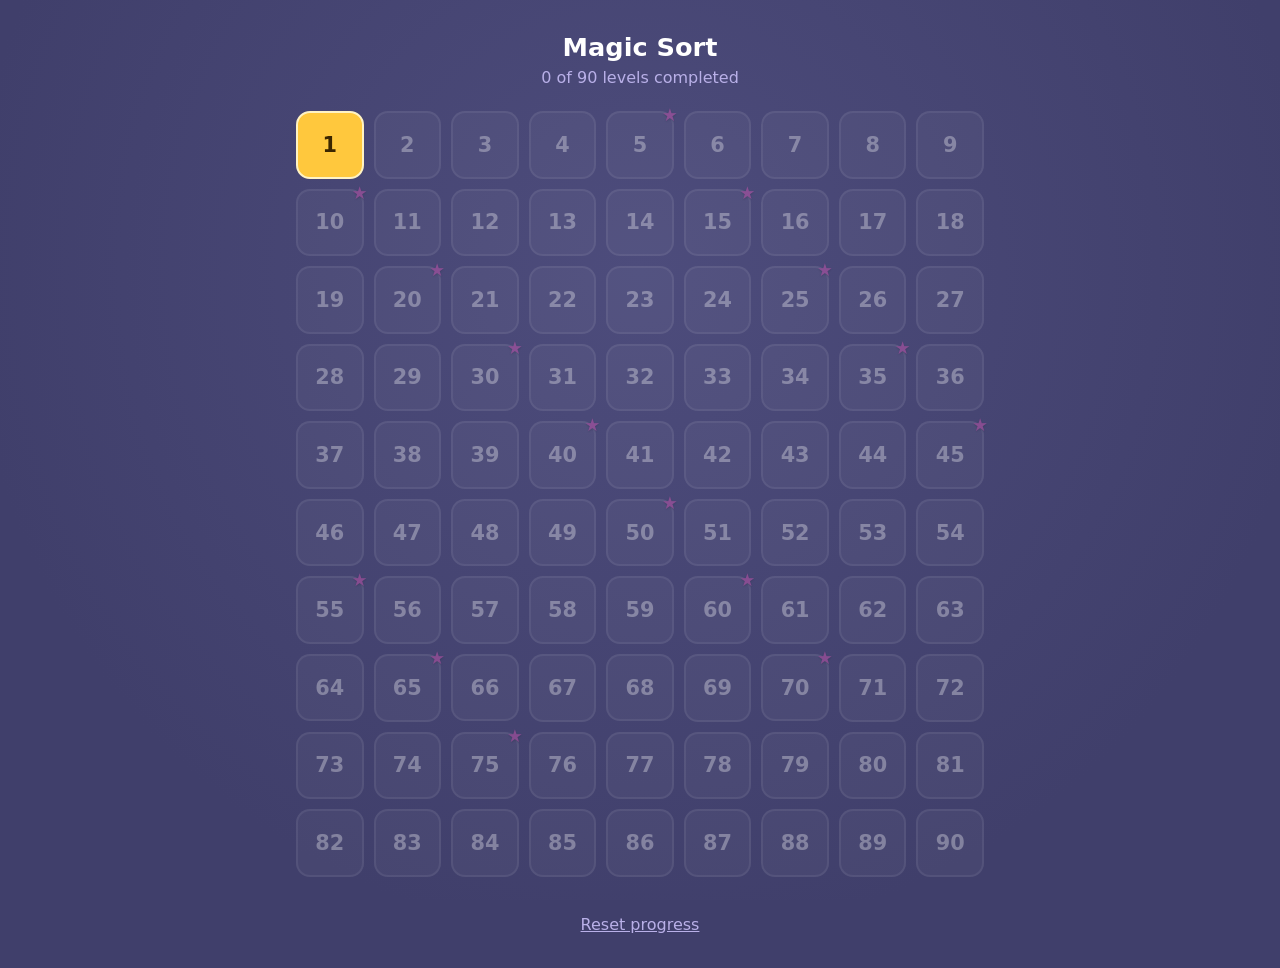
<file: index.html>
<!doctype html>
<html lang="en">
<head>
  <meta charset="utf-8">
  <meta name="viewport" content="width=device-width, initial-scale=1">
  <title>Magic Sort</title>
  <link rel="stylesheet" href="css/style.css">
</head>
<body>
  <main class="page">
    <header class="menu-header">
      <h1>Magic Sort</h1>
      <p id="summary"></p>
    </header>
    <nav class="level-grid" id="levels"></nav>
    <footer class="menu-footer">
      <button class="link-button" id="reset">Reset progress</button>
    </footer>
  </main>

  <script src="js/levels.js"></script>
  <script src="js/progress.js"></script>
  <script>
    (function () {
      'use strict';
      var grid = document.getElementById('levels');

      function render() {
        grid.innerHTML = '';
        var done = 0;
        var currentMarked = false;
        for (var n = 1; n <= LEVELS.length; n++) {
          var tile = document.createElement('a');
          tile.className = 'level-tile';
          tile.textContent = n;
          if (LEVELS[n - 1].collectors) {
            tile.classList.add('big');
            tile.title = 'Big level';
          }
          if (Progress.isCompleted(n)) {
            done++;
            tile.classList.add('done');
            var best = document.createElement('small');
            best.textContent = Progress.bestMoves(n) + ' moves';
            tile.appendChild(best);
          } else if (Progress.isUnlocked(n) && !currentMarked) {
            tile.classList.add('current');
            currentMarked = true;
          } else {
            tile.classList.add('locked');
          }
          if (Progress.isUnlocked(n)) tile.href = 'level.html?level=' + n;
          grid.appendChild(tile);
        }
        document.getElementById('summary').textContent =
          done + ' of ' + LEVELS.length + ' levels completed';
      }

      document.getElementById('reset').addEventListener('click', function () {
        if (confirm('Start over from level 1?')) {
          Progress.reset();
          render();
        }
      });

      render();
    })();
  </script>
</body>
</html>
</file>
<file: css/style.css>
:root {
  --bg: #403f6b;
  --bg-2: #4d4c7c;
  --text: #ffffff;
  --muted: #b9b0e8;
  --accent: #ffc83d;
  --glass: rgba(255, 255, 255, 0.12);
  --glass-edge: #9599d0;
  /* Glass shades: the background mixed with a little white (or black for
     the inside of the mouth). game.js recomputes them for each color theme. */
  --glass-1: #5e5d8e;
  --glass-2: #545383;
  --glass-3: #4f4e7d;
  --glass-4: #5b5a8b;
  --lip-1: #6a69a0;
  --lip-2: #605f94;
  --hole-1: #2f2e57;
  --hole-2: #3d3c68;
}

* { box-sizing: border-box; }

html, body {
  margin: 0;
  min-height: 100%;
}

body {
  font-family: system-ui, -apple-system, "Segoe UI", Roboto, sans-serif;
  color: var(--text);
  background: radial-gradient(circle at 50% 30%, var(--bg-2), var(--bg) 75%) fixed;
  background-color: var(--bg);
  -webkit-tap-highlight-color: transparent;
  user-select: none;
}

/* the level's background texture (set by game.js), behind everything */
body::before {
  content: "";
  position: fixed;
  inset: 0;
  z-index: -1;
  pointer-events: none;
  background-image: var(--texture, none);
  background-size: var(--texture-size, auto);
  background-position: var(--texture-position, 0 0);
}

h1 {
  margin: 0;
  font-size: 1.6rem;
}

a { color: inherit; }

button, .button {
  font: inherit;
  font-weight: 600;
  color: var(--text);
  background: var(--glass);
  border: 1px solid rgba(255, 255, 255, 0.25);
  border-radius: 12px;
  padding: 10px 16px;
  cursor: pointer;
  text-decoration: none;
  display: inline-block;
}

button:disabled {
  opacity: 0.4;
  cursor: default;
}

button.primary, .button.primary {
  background: var(--accent);
  color: #3a2600;
  border-color: transparent;
}

.page {
  max-width: 720px;
  margin: 0 auto;
  padding: 16px;
}

/* ---------- Level select ---------- */

.menu-header {
  text-align: center;
  padding: 16px 0 8px;
}

.menu-header p {
  margin: 6px 0 0;
  color: var(--muted);
}

.level-grid {
  display: grid;
  grid-template-columns: repeat(auto-fill, minmax(64px, 1fr));
  gap: 10px;
  margin-top: 16px;
}

.level-tile {
  aspect-ratio: 1;
  display: flex;
  flex-direction: column;
  align-items: center;
  justify-content: center;
  border-radius: 14px;
  font-size: 1.3rem;
  font-weight: 700;
  text-decoration: none;
  background: var(--glass);
  border: 2px solid rgba(255, 255, 255, 0.2);
}

.level-tile { position: relative; }

/* big levels get a star in the corner */
.level-tile.big::after {
  content: "\2605";
  position: absolute;
  top: -8px;
  right: -6px;
  font-size: 1.1rem;
  color: #ff5cc8;
  text-shadow: 0 1px 2px rgba(0, 0, 0, 0.4);
}

.level-tile small {
  font-size: 0.7rem;
  font-weight: 600;
}

.level-tile.done {
  background: #3f9b4a;
  border-color: #7ee08a;
}

.level-tile.current {
  background: var(--accent);
  color: #3a2600;
  border-color: #fff3c4;
}

.level-tile.locked {
  opacity: 0.35;
  pointer-events: none;
}

.menu-footer {
  text-align: center;
  margin: 28px 0 8px;
}

.link-button {
  background: none;
  border: none;
  color: var(--muted);
  text-decoration: underline;
  font-weight: 400;
}

/* ---------- Game ---------- */

.game-header {
  display: flex;
  align-items: center;
  justify-content: space-between;
  gap: 8px;
}

.game-header h1 { font-size: 1.3rem; }

.header-right {
  display: flex;
  align-items: center;
  gap: 8px;
}

.moves {
  color: var(--muted);
  text-align: right;
}

.sound-toggle {
  padding: 6px 8px;
  font-size: 1.1rem;
  line-height: 1;
}

.board {
  /* --w (bottle width), --tracks, --ratio and the gaps are set by game.js.
     Each column is two half-tracks (bottle plus gap), so a short last row
     can be centered exactly. */
  --tilt: 0.29; /* height/width of ovals: how much we look down into the bottles */
  display: grid;
  grid-template-columns: repeat(var(--tracks), calc((var(--w) + var(--col-gap)) / 2));
  column-gap: 0;
  row-gap: var(--row-gap);
  justify-content: center;
  align-items: end;
  padding-top: calc(var(--w) * 0.5);
  margin: 12px 0 24px;
}

/* ---------- Bottles ---------- */

.bottle {
  --edge: var(--glass-edge);
  position: relative;
  width: var(--w);
  justify-self: center;
  height: calc(var(--w) * var(--ratio));
  display: flex;
  flex-direction: column;
  cursor: pointer;
  transition: transform 0.15s ease;
}

.bottle.selected { transform: translateY(calc(var(--w) * -0.3)); }

.bottle.collector {
  height: auto;
  align-self: stretch;
}

.neck {
  position: relative;
  z-index: 2;
  flex: none;
  width: 56%;
  height: calc(var(--w) * 0.3);
  margin: 0 auto calc(var(--w) * -0.06);
  border: 2px solid var(--edge);
  border-top: none;
  border-bottom: none;
  background: linear-gradient(90deg, var(--glass-1), var(--glass-2) 45%, var(--glass-4));
}

/* The mouth of the bottle, seen from slightly above like the liquid surface.
   It is drawn in three layers so a cork can sit inside it:
     ::before  the whole lip with the dark opening (the back of the mouth)
     .cap      the cork, pushed into the opening
     ::after   the front half of the lip, drawn over the cork */
.neck::before,
.neck::after {
  content: "";
  position: absolute;
  top: 0;
  left: 50%;
  width: calc(var(--w) * 0.72);
  height: calc(var(--w) * 0.72 * var(--tilt));
  transform: translate(-50%, -50%);
  border: 2px solid var(--edge);
  border-radius: 50%;
}

.neck::before {
  background: radial-gradient(ellipse closest-side,
    var(--hole-1) 0%, var(--hole-2) 58%, var(--lip-1) 64%, var(--lip-2) 100%);
}

.neck::after {
  background: radial-gradient(ellipse closest-side,
    transparent 63%, var(--lip-1) 64%, var(--lip-2) 100%);
  clip-path: inset(50% -3px -3px -3px);
}

.body {
  position: relative;
  flex: 1;
  border: 2px solid var(--edge);
  /* shoulders and bottom are halves of an oval with the same tilt as the
     liquid surface and the mouth, so the whole bottle shares one perspective */
  border-radius: 50% / calc(var(--w) * var(--tilt) / 2);
  background: linear-gradient(90deg, var(--glass-1) 0%, var(--glass-2) 25%, var(--glass-3) 60%, var(--glass-4) 100%);
  box-shadow: inset 0 0 calc(var(--w) * 0.12) rgba(255, 255, 255, 0.08);
}

/* glass shine */
.body::after {
  content: "";
  position: absolute;
  z-index: 3;
  left: 13%;
  width: 11%;
  top: calc(var(--w) * 0.16);
  bottom: calc(var(--w) * 0.16);
  border-radius: calc(var(--w) * 0.06);
  background: linear-gradient(rgba(255, 255, 255, 0.5), rgba(255, 255, 255, 0.12));
  pointer-events: none;
}

.liquid {
  /* The liquid fills the glass with the same small gap on the sides and at
     the bottom, so its curved bottom runs parallel to the bottle's.
     --lw is its width: the bottle minus the glass borders and both gaps. */
  --gap: calc(var(--w) * 0.035);
  --lw: calc(var(--w) - 4px - 2 * var(--gap));
  position: absolute;
  left: var(--gap);
  right: var(--gap);
  bottom: var(--gap);
  top: calc(var(--w) * 0.19);
  display: flex;
  flex-direction: column-reverse;
}

.seg {
  position: relative;
  flex: none;
  height: calc(100% / var(--cap));
  background: linear-gradient(90deg,
    var(--d) 0%, var(--c) 16%, var(--l) 30%, var(--c) 46%, var(--c) 80%, var(--d) 100%);
}

.seg:first-child {
  border-radius: 0 0 50% 50% / 0 0 calc(var(--lw) * var(--tilt) / 2) calc(var(--lw) * var(--tilt) / 2);
}

/* Every layer is a short cylinder: a lighter oval surface on top and a
   curved oval edge at the bottom, both with the bottle's tilt. A layer's
   curved bottom (painted later) covers the surface of the layer below, so
   only the topmost surface shows and the borders between colors curve. */
.seg::before,
.seg:not(:first-child)::after {
  content: "";
  position: absolute;
  left: 0;
  right: 0;
  height: calc(var(--lw) * var(--tilt));
  border-radius: 50%;
}

.seg::before {
  /* 1px smaller than the curved bottom of the layer above, so that one
     covers it completely and no seam shows between same-colored layers */
  top: 0;
  left: 1px;
  right: 1px;
  height: calc(var(--lw) * var(--tilt) - 2px);
  transform: translateY(-50%);
  background: radial-gradient(ellipse at 50% 45%, var(--l), var(--c) 90%);
}

.seg:not(:first-child)::after {
  bottom: 0;
  transform: translateY(50%);
  background: inherit;
}

/* Pouring: the new layers rise one after another from the bottom, each
   carrying its surface up with it. game.js sets the delays. */
.seg.new {
  animation: rise var(--pour-step) linear backwards;
}

@keyframes rise {
  from { height: 0; opacity: 0; }
  1% { opacity: 1; }
}

.bottle.complete { --edge: #e9ecff; }

.bottle.complete .body {
  box-shadow: 0 0 calc(var(--w) * 0.25) rgba(255, 255, 255, 0.35);
}

/* collector: rope around the neck and a tag showing its color */
.rope {
  position: absolute;
  z-index: 4;
  top: calc(var(--w) * 0.13);
  left: 50%;
  width: 72%;
  height: calc(var(--w) * 0.2);
  transform: translateX(-50%);
  border-radius: calc(var(--w) * 0.06);
  background: repeating-linear-gradient(60deg, var(--c) 0 4px, var(--d) 4px 7px);
}

.tag {
  position: absolute;
  z-index: 4;
  top: calc(var(--w) * 0.28);
  left: 66%;
  width: calc(var(--w) * 0.5);
  height: calc(var(--w) * 0.66);
  transform: rotate(-28deg);
  transform-origin: top left;
  border: 1px solid #c79b84;
  border-radius: calc(var(--w) * 0.08);
  background: #f6d7c3;
  box-shadow: 0 2px 3px rgba(0, 0, 0, 0.25);
}

.tag span {
  position: absolute;
  left: 25%;
  right: 25%;
  top: 24%;
  bottom: 14%;
  border-radius: 35% 35% 40% 40%;
  background: var(--c);
}

/* cork on a finished bottle, in the same perspective as the mouth */
.cap {
  position: absolute;
  left: 50%;
  top: calc(var(--w) * -0.2);
  width: calc(var(--w) * 0.5);
  height: calc(var(--w) * 0.29);
  transform: translateX(-50%);
  border-radius: 0 0 50% 50% / 0 0 calc(var(--w) * 0.5 * var(--tilt) / 2) calc(var(--w) * 0.5 * var(--tilt) / 2);
  background: linear-gradient(90deg, #8a5a2b, #c8915a 25%, #e2b07a 40%, #c8915a 60%, #8a5a2b);
}

.cap::before {
  content: "";
  position: absolute;
  left: 0;
  right: 0;
  top: 0;
  height: calc(var(--w) * 0.5 * var(--tilt));
  transform: translateY(-50%);
  border-radius: 50%;
  background: radial-gradient(ellipse at 50% 45%, #f0c693, #d29b62 80%);
  box-shadow: inset 0 -1px 0 rgba(120, 70, 30, 0.6);
}

.cap.new { animation: cap-on 0.35s ease-in backwards; }

@keyframes cap-on {
  from { transform: translate(-50%, calc(var(--w) * -0.8)); opacity: 0; }
  70% { opacity: 1; }
  to { transform: translateX(-50%); }
}

.bottle.shake { animation: shake 0.3s; }

@keyframes shake {
  0%, 100% { translate: 0; }
  25% { translate: -5px; }
  75% { translate: 5px; }
}

.controls {
  display: flex;
  justify-content: center;
  flex-wrap: wrap;
  gap: 10px;
}

.message {
  text-align: center;
  color: var(--accent);
  min-height: 1.5em;
  margin-top: 16px;
}

.overlay {
  position: fixed;
  z-index: 100; /* above the bottles' necks, corks and shine */
  inset: 0;
  background: rgba(10, 5, 35, 0.75);
  display: flex;
  align-items: center;
  justify-content: center;
  padding: 16px;
}

.overlay[hidden] { display: none; }

.dialog {
  background: var(--bg-2);
  border: 2px solid var(--accent);
  border-radius: 20px;
  padding: 24px;
  text-align: center;
  max-width: 320px;
  width: 100%;
}

.dialog h2 {
  margin: 0 0 8px;
  font-size: 1.8rem;
}

.dialog p {
  color: var(--muted);
  margin: 0 0 20px;
}

.dialog .controls { gap: 12px; }
</file>
